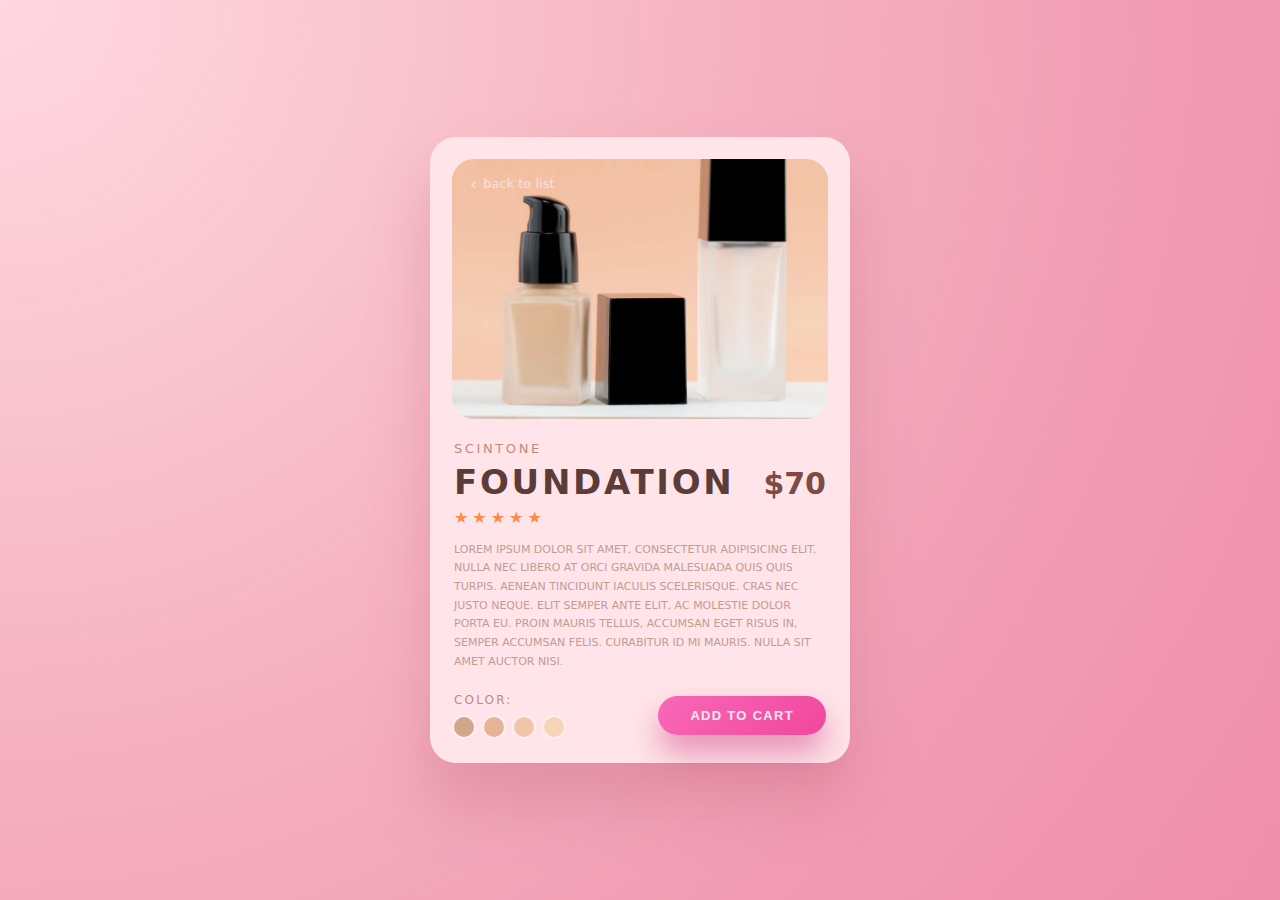
<file: 12.02.26/index.html>
<!DOCTYPE html>
<html lang="ru">
<head>
  <meta charset="UTF-8" />
  <meta name="viewport" content="width=device-width, initial-scale=1.0" />
  <title>Product Card</title>
  <link rel="stylesheet" href="style.css">
</head>
<body>
  <div class="card">
    <div class="card-header">
      <img src="1.jpeg" alt="Foundation" />
      <a href="#" class="back-link">back to list</a>
    </div>

    <div class="card-body">
      <div class="subtitle">SCINTONE</div>

      <div class="title-row">
        <div class="title">FOUNDATION</div>
        <div class="price">$70</div>
      </div>

      <div class="stars">★★★★★</div>

      <p class="description">
        LOREM IPSUM DOLOR SIT AMET, CONSECTETUR ADIPISICING ELIT. NULLA NEC LIBERO AT ORCI GRAVIDA
        MALESUADA QUIS QUIS TURPIS. AENEAN TINCIDUNT IACULIS SCELERISQUE. CRAS NEC JUSTO NEQUE. ELIT
        SEMPER ANTE ELIT, AC MOLESTIE DOLOR PORTA EU. PROIN MAURIS TELLUS, ACCUMSAN EGET RISUS IN,
        SEMPER ACCUMSAN FELIS. CURABITUR ID MI MAURIS. NULLA SIT AMET AUCTOR NISI.
      </p>

      <div class="footer-row">
        <div class="color-section">
          <div class="color-label">Color:</div>
          <div class="color-dots">
            <span class="color-dot color-1"></span>
            <span class="color-dot color-2"></span>
            <span class="color-dot color-3"></span>
            <span class="color-dot color-4"></span>
          </div>
        </div>

        <div class="btn-wrapper">
          <button class="btn">Add to cart</button>
        </div>
      </div>
    </div>
  </div>
</body>
</html>
</file>
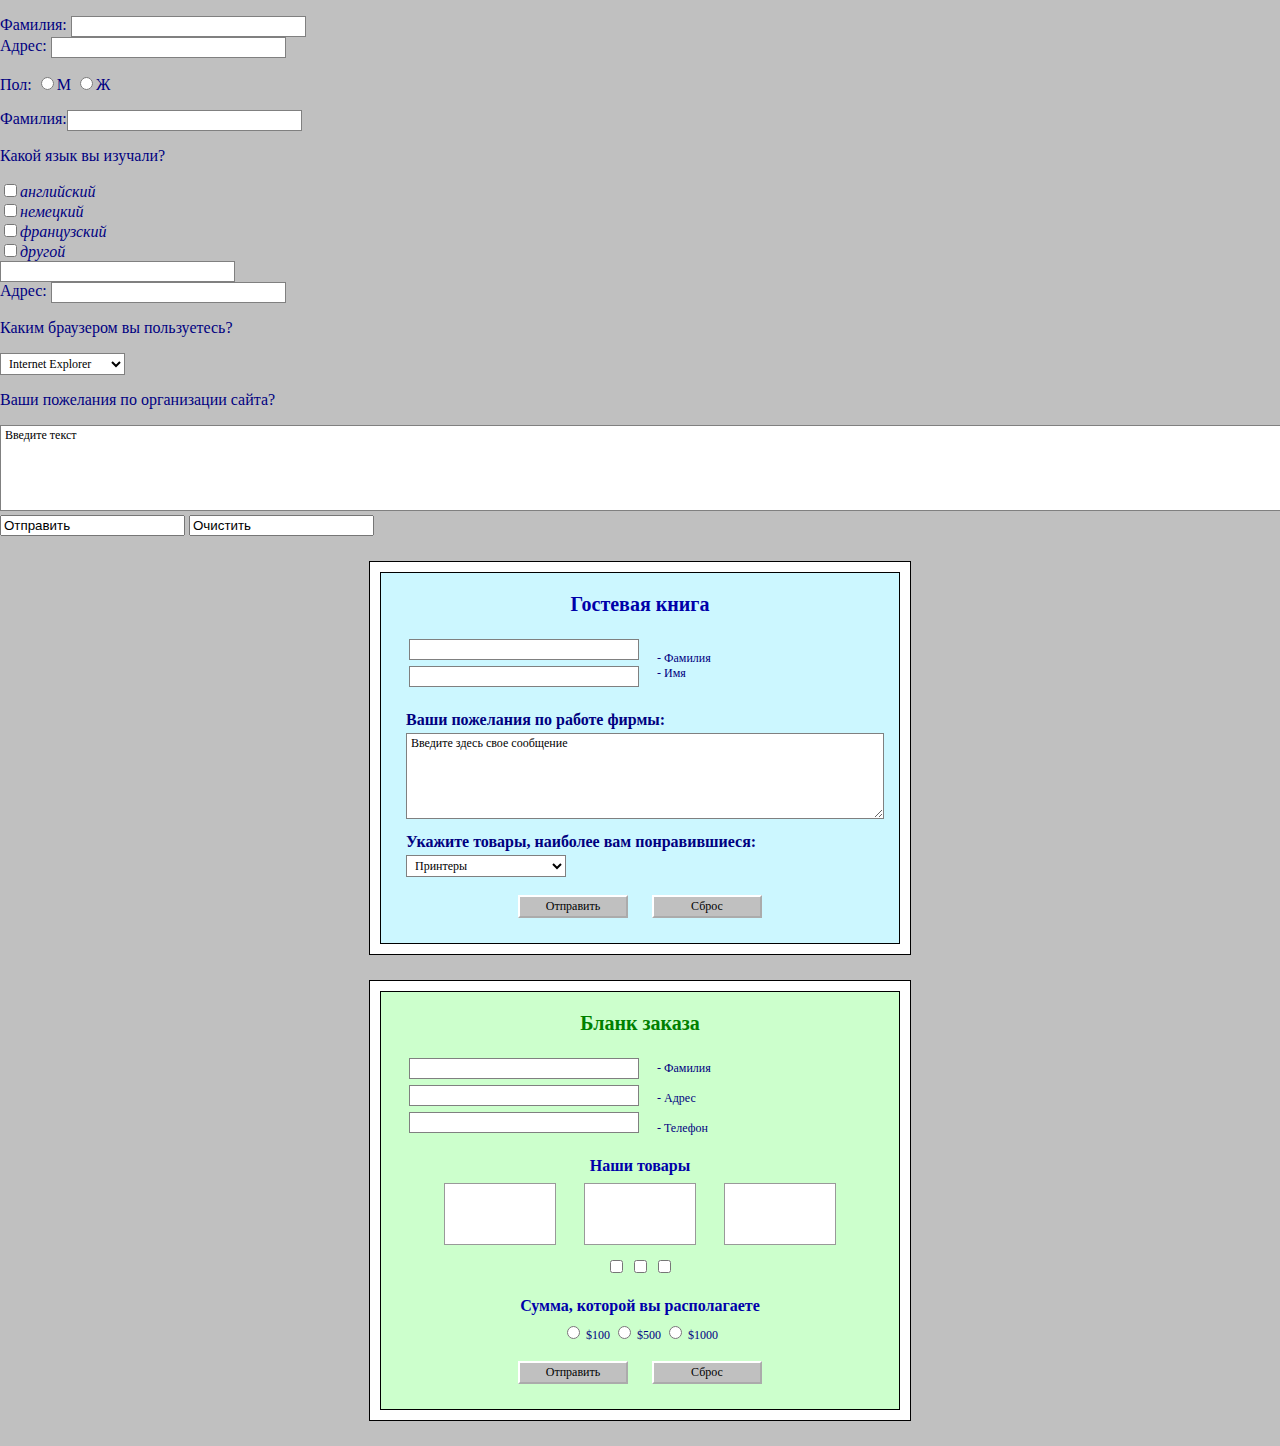
<file: 19.02.2026/index.html>
<!DOCTYPE html>
<html lang="en">
<head>
    <meta charset="UTF-8">
    <meta name="viewport" content="width=device-width, initial-scale=1.0">
    <title>Document</title>
    <link rel="stylesheet" href="style.css">
</head>
<body>
    <div class="form1">
         <FORM> 
            <P>Фамилия: <INPUT TYPE=text SIZE=30><BR> 
            Адрес: <INPUT TYPE=TEXT SIZE=30></P> 
            <P>Пол: <INPUT TYPE=RADIO>М <INPUT TYPE=RADIO>Ж</P> 
         </FORM>
    </div> 
    <div class="form2">
        <FORM> 
            <P>Фамилия:<INPUT TYPE=text SIZE=30></P> 
            <P>Какой язык вы изучали?</P> 
            <INPUT TYPE=CHECKBOX><I>английский </I><BR> 
            <INPUT TYPE=CHECKBOX><I>немецкий</I><BR> 
            <INPUT TYPE=CHECKBOX><I>французский </I><BR> 
            <INPUT TYPE=CHECKBOX><I>другой </I><BR> 
        </FORM>
    </div>
    <div class="form3">
        <FORM> 
            <INPUT TYPE=text SIZE=30><BR>Адрес: <INPUT TYPE=TEXT SIZE=30><BR> 
            <P>Каким браузером вы пользуетесь?</P> 
            <SELECT> 
            <OPTION> Internet Explorer 
            <OPTION> Netscape Navigator 
            <OPTION>Opera 
            </SELECT> 
        </FORM>
    </div>
    <div>
        <FORM> 
            <P>Ваши пожелания по организации сайта?</P> 
            <TEXTAREA>Введите текст</TEXTAREA> 
            <INPUT TYPE=”SUBMIT” VALUE="Отправить"> 
            <INPUT TYPE=”RESET” VALUE="Очистить"> 
        </FORM> 

        <div class="guestbook-wrapper">
            <div class="guestbook-inner">
                <form>
                    <div class="guestbook-title">Гостевая книга</div>

                    <div class="guestbook-top">
                        <table>
                            <tr>
                                <td>
                                    <input type="text">
                                    <input type="text">
                                </td>
                                <td class="guestbook-labels" style="padding-left: 15px;">
                                    - Фамилия<br>
                                    - Имя
                                </td>
                            </tr>
                        </table>
                    </div>

                    <div>
                        <div class="guestbook-section-title">Ваши пожелания по работе фирмы:</div>
                        <textarea class="guestbook-textarea">Введите здесь свое сообщение</textarea>
                    </div>

                    <div>
                        <div class="guestbook-section-title">Укажите товары, наиболее вам понравившиеся:</div>
                        <select class="guestbook-products-select">
                            <option>Принтеры</option>
                            <option>Сканеры</option>
                        </select>
                        <br>
                    </div>

                    <div class="guestbook-buttons">
                        <input type="submit" value="Отправить">
                        <input type="reset" value="Сброс">
                    </div>
                </form>
            </div>
        </div>

        <div class="order-form-wrapper">
            <div class="order-form-inner">
                <form>
                    <div class="order-form-title">Бланк заказа</div>

                    <div class="order-form-top">
                        <table>
                            <tr>
                                <td>
                                    <input type="text">
                                    <input type="text">
                                    <input type="text">
                                </td>
                                <td class="order-form-labels" style="padding-left: 15px;">
                                    - Фамилия<br><br>
                                    - Адрес<br><br>
                                    - Телефон
                                </td>
                            </tr>
                        </table>
                    </div>

                    <div class="order-products-title">Наши товары</div>

                    <div class="order-products-row">
                        <div class="order-product-box"></div>
                        <div class="order-product-box"></div>
                        <div class="order-product-box"></div>
                    </div>

                    <div class="order-products-checks">
                        <input type="checkbox">
                        <input type="checkbox">
                        <input type="checkbox">
                    </div>

                    <div class="order-sum-title">Сумма, которой вы располагаете</div>

                    <div class="order-sum-options">
                        <input type="radio" name="sum" value="100"> $100
                        <input type="radio" name="sum" value="500"> $500
                        <input type="radio" name="sum" value="1000"> $1000
                    </div>

                    <div class="order-buttons">
                        <input type="submit" value="Отправить">
                        <input type="reset" value="Сброс">
                    </div>
                </form>
            </div>
        </div>
    </div>
</body>
</html>
</file>
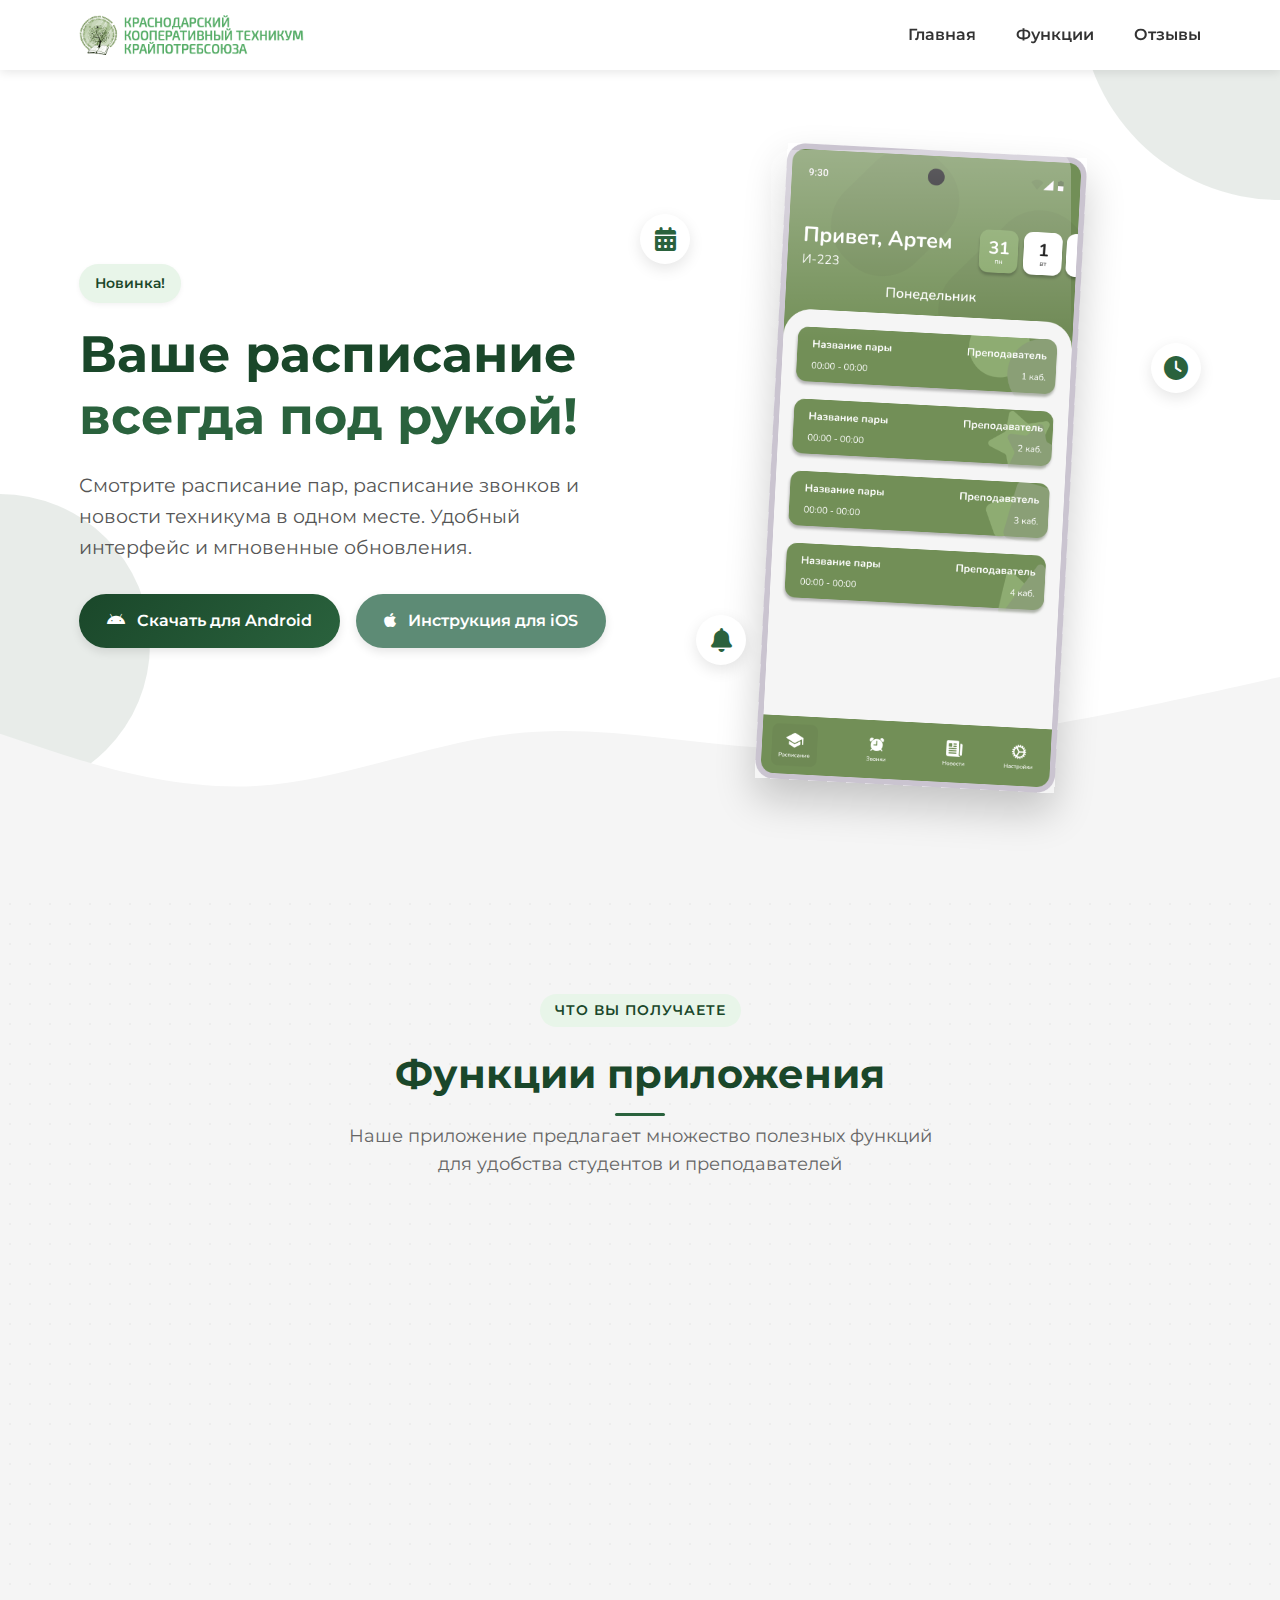
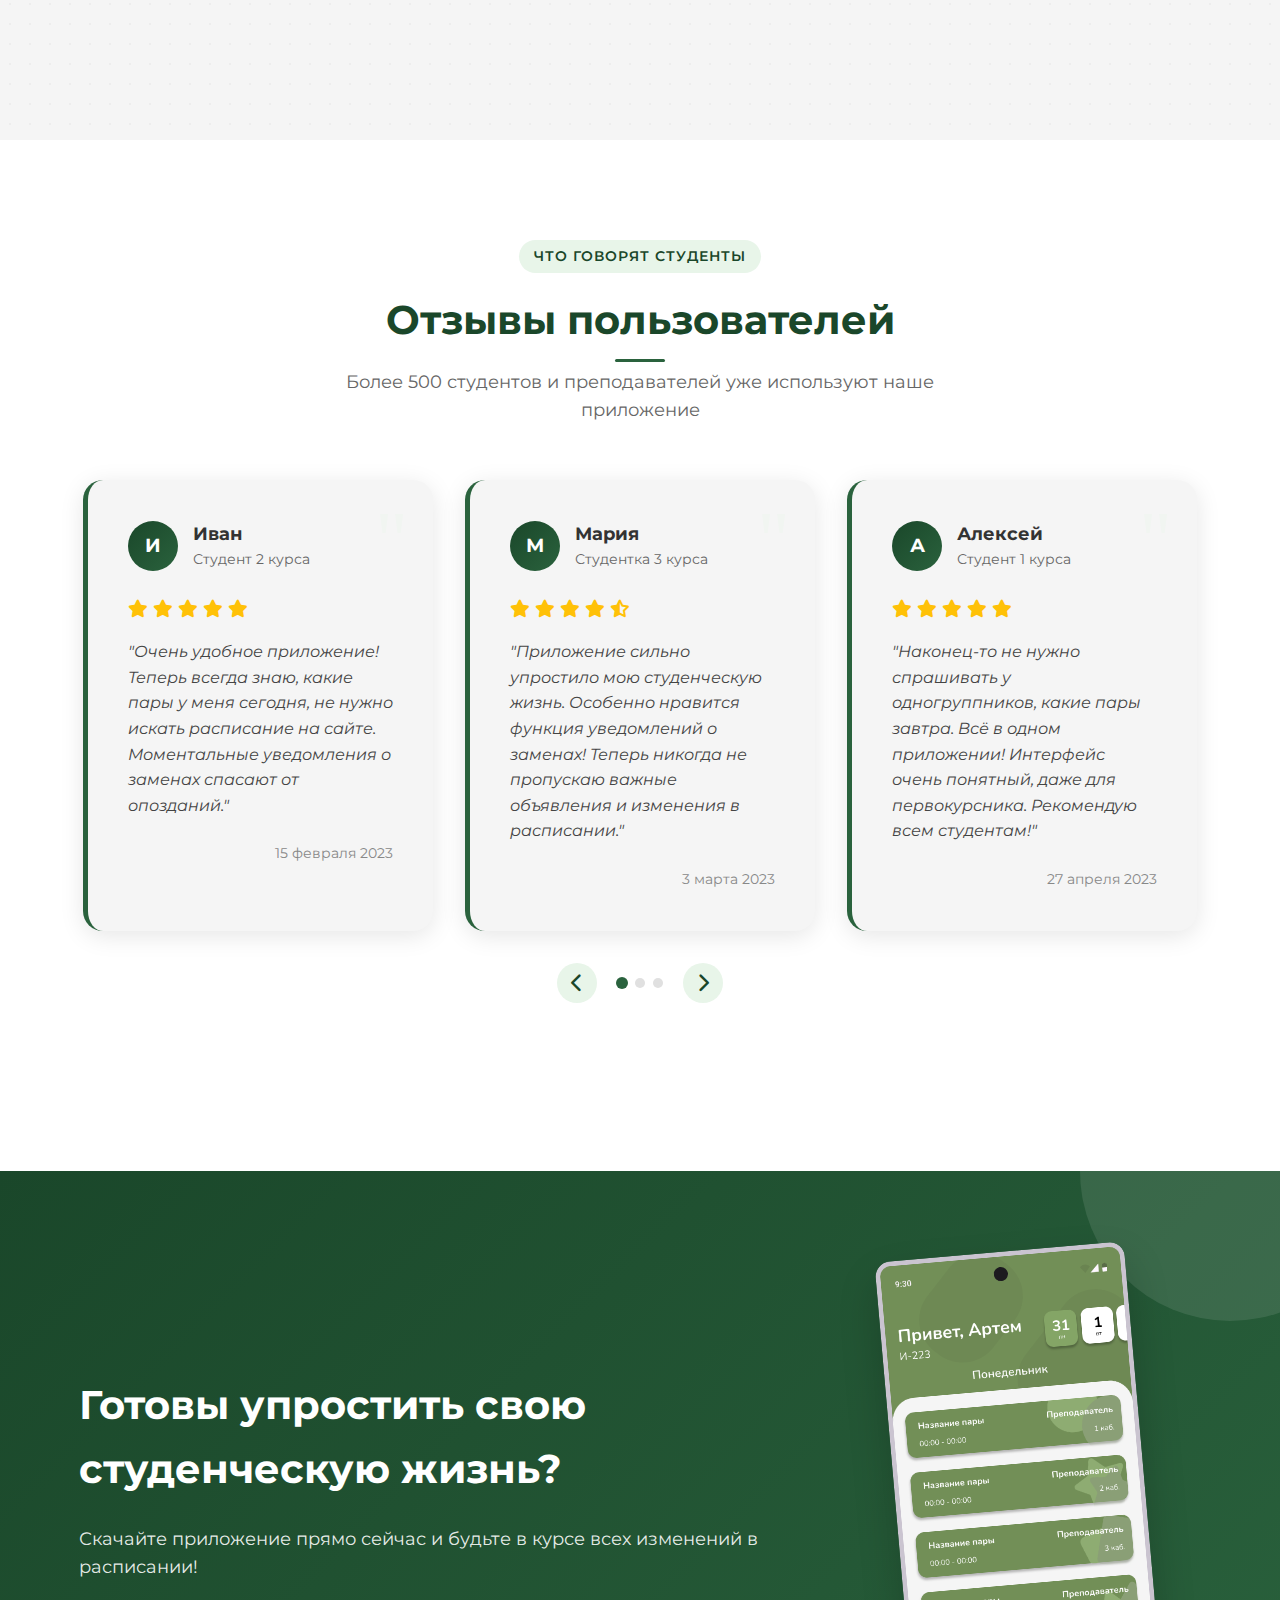
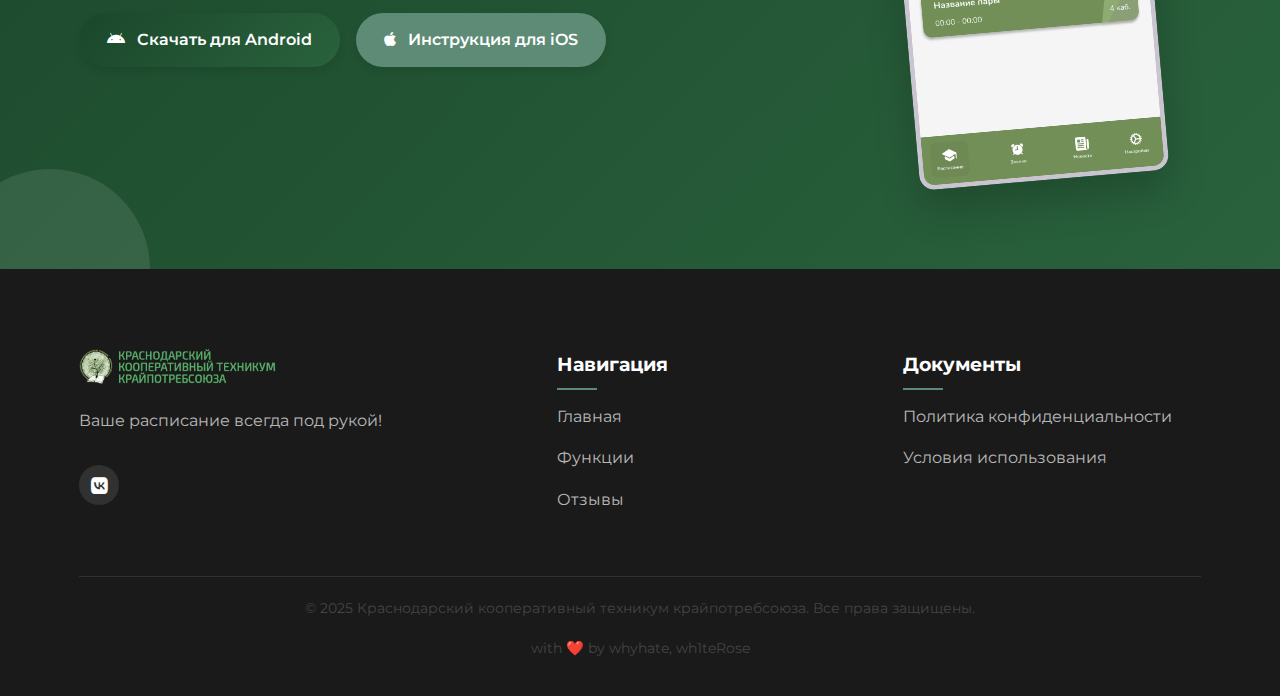
<file: курсовая/crssMDK/app/index.html>
<!DOCTYPE html>
<html lang="ru">
<head>
    <meta charset="UTF-8">
    <meta name="viewport" content="width=device-width, initial-scale=1.0, maximum-scale=5.0">
    <meta name="theme-color" content="#1a472a">
    <meta name="apple-mobile-web-app-capable" content="yes">
    <meta name="apple-mobile-web-app-status-bar-style" content="black-translucent">
    <meta name="format-detection" content="telephone=no">
    <title>Расписание Техникума - Мобильное приложение</title>
    <link rel="manifest" href="manifest.json">
    <link rel="stylesheet" href="css/styles.css">
    <link rel="stylesheet" href="https://cdnjs.cloudflare.com/ajax/libs/font-awesome/6.0.0/css/all.min.css">
    <link rel="preconnect" href="https://fonts.googleapis.com">
    <link rel="preconnect" href="https://fonts.gstatic.com" crossorigin>
    <link href="https://fonts.googleapis.com/css2?family=Montserrat:wght@400;500;600;700&display=swap" rel="stylesheet">
</head>
<body>
    <header>
        <div class="container">
            <div class="logo">
                <a href="#home">
                    <img src="images/logo.png" alt="Логотип Расписание Техникума" class="logo-img">
                </a>
            </div>
            <nav>
                <ul>
                    <li><a href="#home">Главная</a></li>
                    <li><a href="#features">Функции</a></li>
                    <li><a href="#reviews">Отзывы</a></li>
                </ul>
            </nav>
            <div class="mobile-menu-toggle">
                <i class="fas fa-bars"></i>
            </div>
        </div>
    </header>

    <section id="home" class="hero">
        <div class="shape shape-1"></div>
        <div class="shape shape-2"></div>
        <div class="container">
            <div class="hero-content">
                <div class="badge">Новинка!</div>
                <h1>Ваше расписание <span>всегда под рукой!</span></h1>
                <p>Смотрите расписание пар, расписание звонков и новости техникума в одном месте. Удобный интерфейс и мгновенные обновления.</p>
                <div class="download-buttons">
                    <a href="#" class="btn btn-primary"><i class="fab fa-android"></i> Скачать для Android</a>
                    <a href="ios-install.html" class="btn btn-secondary"><i class="fab fa-apple"></i> Инструкция для iOS</a>
                </div>
            </div>
            <div class="hero-image">
                <div class="phone-mockup">
                    <img src="images/app-screenshot.png" alt="Скриншот приложения" class="mockup">
                    <div class="mockup-reflection"></div>
                </div>
                <div class="floating-icons">
                    <div class="floating-icon icon-1"><i class="fas fa-calendar-alt"></i></div>
                    <div class="floating-icon icon-2"><i class="fas fa-clock"></i></div>
                    <div class="floating-icon icon-3"><i class="fas fa-bell"></i></div>
                </div>
            </div>
        </div>
        <div class="hero-wave">
            <svg xmlns="http://www.w3.org/2000/svg" viewBox="0 0 1440 320">
                <path fill="#f5f5f5" fill-opacity="1" d="M0,128L48,144C96,160,192,192,288,186.7C384,181,480,139,576,128C672,117,768,139,864,144C960,149,1056,139,1152,122.7C1248,107,1344,85,1392,74.7L1440,64L1440,320L1392,320C1344,320,1248,320,1152,320C1056,320,960,320,864,320C768,320,672,320,576,320C480,320,384,320,288,320C192,320,96,320,48,320L0,320Z"></path>
            </svg>
        </div>
    </section>

    <section id="features" class="features">
        <div class="container">
            <div class="section-header">
                <span class="section-subtitle">Что вы получаете</span>
                <h2>Функции приложения</h2>
                <p class="section-description">Наше приложение предлагает множество полезных функций для удобства студентов и преподавателей</p>
            </div>
            
            <div class="features-grid">
                <div class="feature-card">
                    <div class="feature-icon">
                        <i class="fas fa-calendar-alt"></i>
                    </div>
                    <h3>Расписание пар</h3>
                    <p>Актуальное расписание занятий на каждый день с возможностью просмотра на неделю вперед.</p>
                    <div class="feature-detail">
                        <ul>
                        </ul>
                    </div>
                </div>
                <div class="feature-card">
                    <div class="feature-icon">
                        <i class="fas fa-clock"></i>
                    </div>
                    <h3>Расписание звонков</h3>
                    <p>Точное время начала и окончания всех пар, включая изменения в расписании звонков.</p>
                    <div class="feature-detail">
                        <ul>
                        </ul>
                    </div>
                </div>
                <div class="feature-card">
                    <div class="feature-icon">
                        <i class="fas fa-newspaper"></i>
                    </div>
                    <h3>Новости техникума</h3>
                    <p>Все важные объявления и новости техникума всегда доступны в приложении.</p>
                    <div class="feature-detail">
                        <ul>
                        </ul>
                    </div>
                </div>
            </div>
        </div>
        <div class="feature-dots-bg"></div>
    </section>

    <section id="reviews" class="reviews">
        <div class="container">
            <div class="section-header">
                <span class="section-subtitle">Что говорят студенты</span>
                <h2>Отзывы пользователей</h2>
                <p class="section-description">Более 500 студентов и преподавателей уже используют наше приложение</p>
            </div>
            
            <div class="reviews-slider">
                <div class="review-card">
                    <div class="review-profile">
                        <div class="review-avatar">
                            <span>И</span>
                        </div>
                        <div class="review-user">
                            <div class="review-author">Иван</div>
                            <div class="review-info">Студент 2 курса</div>
                        </div>
                    </div>
                    <div class="stars">
                        <i class="fas fa-star"></i>
                        <i class="fas fa-star"></i>
                        <i class="fas fa-star"></i>
                        <i class="fas fa-star"></i>
                        <i class="fas fa-star"></i>
                    </div>
                    <p>"Очень удобное приложение! Теперь всегда знаю, какие пары у меня сегодня, не нужно искать расписание на сайте. Моментальные уведомления о заменах спасают от опозданий."</p>
                    <div class="review-date">15 февраля 2023</div>
                </div>
                <div class="review-card">
                    <div class="review-profile">
                        <div class="review-avatar">
                            <span>М</span>
                        </div>
                        <div class="review-user">
                            <div class="review-author">Мария</div>
                            <div class="review-info">Студентка 3 курса</div>
                        </div>
                    </div>
                    <div class="stars">
                        <i class="fas fa-star"></i>
                        <i class="fas fa-star"></i>
                        <i class="fas fa-star"></i>
                        <i class="fas fa-star"></i>
                        <i class="fas fa-star-half-alt"></i>
                    </div>
                    <p>"Приложение сильно упростило мою студенческую жизнь. Особенно нравится функция уведомлений о заменах! Теперь никогда не пропускаю важные объявления и изменения в расписании."</p>
                    <div class="review-date">3 марта 2023</div>
                </div>
                <div class="review-card">
                    <div class="review-profile">
                        <div class="review-avatar">
                            <span>А</span>
                        </div>
                        <div class="review-user">
                            <div class="review-author">Алексей</div>
                            <div class="review-info">Студент 1 курса</div>
                        </div>
                    </div>
                    <div class="stars">
                        <i class="fas fa-star"></i>
                        <i class="fas fa-star"></i>
                        <i class="fas fa-star"></i>
                        <i class="fas fa-star"></i>
                        <i class="fas fa-star"></i>
                    </div>
                    <p>"Наконец-то не нужно спрашивать у одногруппников, какие пары завтра. Всё в одном приложении! Интерфейс очень понятный, даже для первокурсника. Рекомендую всем студентам!"</p>
                    <div class="review-date">27 апреля 2023</div>
                </div>
            </div>
            
            <div class="reviews-nav">
                <button class="nav-btn prev-btn"><i class="fas fa-chevron-left"></i></button>
                <div class="nav-dots">
                    <span class="nav-dot active"></span>
                    <span class="nav-dot"></span>
                    <span class="nav-dot"></span>
                </div>
                <button class="nav-btn next-btn"><i class="fas fa-chevron-right"></i></button>
            </div>
        </div>
    </section>

    <section class="cta">
        <div class="container">
            <div class="cta-content">
                <h2>Готовы упростить свою студенческую жизнь?</h2>
                <p>Скачайте приложение прямо сейчас и будьте в курсе всех изменений в расписании!</p>
                <div class="cta-buttons">
                    <a href="#" class="btn btn-primary"><i class="fab fa-android"></i> Скачать для Android</a>
                    <a href="ios-install.html" class="btn btn-secondary"><i class="fab fa-apple"></i> Инструкция для iOS</a>
                </div>
            </div>
            <div class="cta-image">
                <img src="images/app-screenshot.png" alt="Скриншот приложения" class="mockup-small">
            </div>
        </div>
    </section>

    <footer>
        <div class="container">
            <div class="footer-content">
                <div class="footer-logo">
                    <a href="#home">
                        <img src="images/logo.png" alt="Логотип Расписание Техникума" class="footer-logo-img">
                    </a>
                    <p>Ваше расписание всегда под рукой!</p>
                    <div class="social-links">
                        <a href="https://vk.com/public21871119"><i class="fab fa-vk"></i></a>
                    </div>
                </div>
                <div class="footer-links">
                    <div class="footer-nav">
                        <h3>Навигация</h3>
                        <ul>
                            <li><a href="#home">Главная</a></li>
                            <li><a href="#features">Функции</a></li>
                            <li><a href="#reviews">Отзывы</a></li>
                        </ul>
                    </div>
                    <div class="footer-legal">
                        <h3>Документы</h3>
                        <ul>
                            <li><a href="#">Политика конфиденциальности</a></li>
                            <li><a href="#">Условия использования</a></li>
                        </ul>
                    </div>
                </div>
            </div>
            <div class="copyright">
                <p>&copy; 2025 Краснодарский кооперативный техникум крайпотребсоюза. Все права защищены.</p>
                <p>with ❤️ by whyhate, wh1teRose</p>
            </div>
        </div>
    </footer>

    <script src="js/main.js"></script>
</body>
</html>
</file>
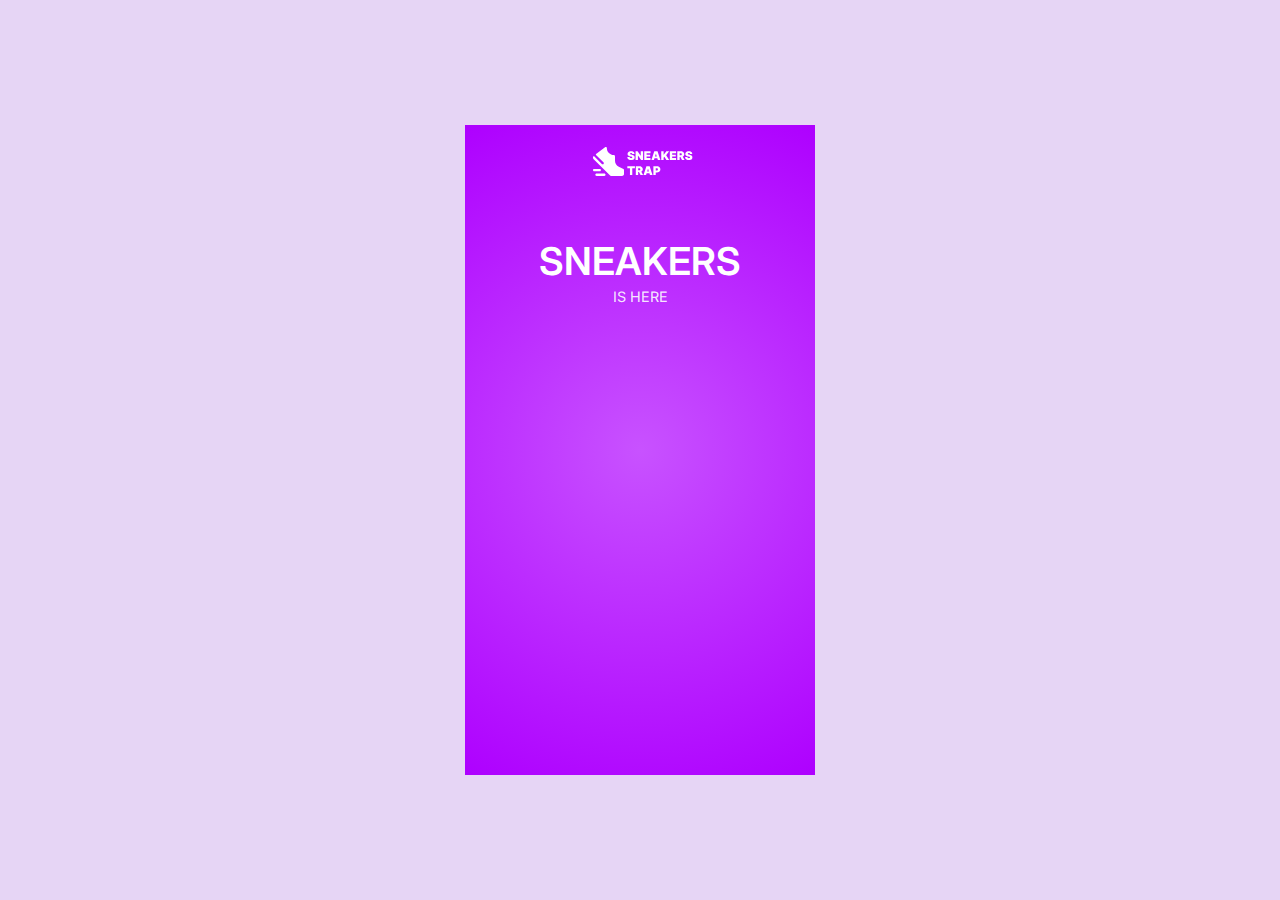
<file: курсовая/crssMDK/sneaker/index.html>
<!DOCTYPE html>
<html lang="en">
<head>
    <meta charset="UTF-8">
    <meta name="viewport" content="width=device-width, initial-scale=1.0">
    <link rel="preconnect" href="https://fonts.googleapis.com">
<link rel="preconnect" href="https://fonts.gstatic.com" crossorigin>
<link href="https://fonts.googleapis.com/css2?family=Inter:wght@400;600&display=swap" rel="stylesheet">
<link rel="stylesheet" href="style.css">
    <title>lol</title>
</head>
<body>
    <div class="main">
        <div class="header">
            <img src="logo.svg" alt="Logo" class="logo"><br><br>
            <p class="text-big">SNEAKERS</p>
            <p class="text-small">IS HERE</p>
        </div>
    </div>
</body>
</html>
</file>
<file: 12.02.26/style.css>
* {
    box-sizing: border-box;
    margin: 0;
    padding: 0;
  }

  body {
    min-height: 100vh;
    display: flex;
    align-items: center;
    justify-content: center;
    background: radial-gradient(circle at top left, #ffd8e2 0%, #f9c6cf 25%, #f6b3c1 45%, #f3a8bb 60%, #f19bb4 75%, #ef8ead 100%);
    font-family: system-ui, -apple-system, BlinkMacSystemFont, "Segoe UI", sans-serif;
  }

  .card {
    width: 420px;
    background: #ffe5e9;
    border-radius: 26px;
    padding: 22px 22px 26px;
    box-shadow: 0 40px 60px rgba(195, 104, 122, 0.35);
    color: #5c3c38;
  }

  .card-header {
    position: relative;
    border-radius: 22px;
    overflow: hidden;
    margin-bottom: 22px;
  }

  .card-header img {
    display: block;
    width: 100%;
    height: 260px;
    object-fit: cover;
  }

  .back-link {
    position: absolute;
    top: 16px;
    left: 18px;
    font-size: 13px;
    color: #f9e1e4;
    text-decoration: none;
    display: inline-flex;
    align-items: center;
    gap: 6px;
    text-transform: lowercase;
  }

  .back-link::before {
    content: "‹";
    font-size: 18px;
    line-height: 1;
  }

  .back-link:hover {
    opacity: 0.85;
  }

  .card-body {
    padding: 0 2px;
  }

  .subtitle {
    font-size: 13px;
    letter-spacing: 0.2em;
    text-transform: uppercase;
    color: #c08a7b;
    margin-bottom: 6px;
  }

  .title-row {
    display: flex;
    align-items: baseline;
    justify-content: space-between;
    margin-bottom: 6px;
  }

  .title {
    font-size: 34px;
    letter-spacing: 0.08em;
    text-transform: uppercase;
    color: #5c3c38;
    font-weight: 800;
  }

  .price {
    font-size: 30px;
    font-weight: 700;
    color: #7d4b43;
  }

  .stars {
    margin-bottom: 14px;
    color: #ff8a47;
    font-size: 16px;
    letter-spacing: 4px;
  }

  .description {
    font-size: 11px;
    line-height: 1.7;
    color: #c29b95;
    margin-bottom: 22px;
    text-transform: uppercase;
  }

  .footer-row {
    display: flex;
    align-items: center;
    justify-content: space-between;
    gap: 16px;
  }

  .color-label {
    font-size: 12px;
    letter-spacing: 0.18em;
    text-transform: uppercase;
    color: #c08a7b;
    margin-bottom: 10px;
  }

  .color-section {
    flex: 1;
  }

  .color-dots {
    display: flex;
    gap: 10px;
  }

  .color-dot {
    width: 20px;
    height: 20px;
    border-radius: 50%;
    box-shadow: 0 0 0 2px rgba(255, 255, 255, 0.35);
  }

  .color-1 { background: #d2a689; }
  .color-2 { background: #e5b395; }
  .color-3 { background: #f1c6a8; }
  .color-4 { background: #f7d6b7; }

  .btn-wrapper {
    flex-shrink: 0;
  }

  .btn {
    padding: 12px 32px;
    border-radius: 999px;
    border: none;
    cursor: pointer;
    font-size: 13px;
    font-weight: 600;
    letter-spacing: 0.1em;
    text-transform: uppercase;
    color: #ffe7ef;
    background: linear-gradient(135deg, #f968b7, #f0479d);
    box-shadow: 0 18px 30px rgba(206, 63, 132, 0.5);
    transition: transform 0.1s ease, box-shadow 0.1s ease, filter 0.1s ease;
  }

  .btn:hover {
    transform: translateY(-1px);
    filter: brightness(1.05);
    box-shadow: 0 22px 38px rgba(206, 63, 132, 0.6);
  }

  .btn:active {
    transform: translateY(1px);
    box-shadow: 0 12px 22px rgba(206, 63, 132, 0.45);
  }
</file>
<file: 19.02.2026/style.css>
body {
    margin: 0;
    padding: 0;
    font-family: "Times New Roman", serif;
    background-color: #c0c0c0;
    color: #000080;
}

h1, h2 {
    text-align: center;
    font-weight: normal;
    margin-top: 20px;
    margin-bottom: 10px;
}

.page-wrapper {
    width: 760px;
    margin: 0 auto;
    padding: 10px 0 30px;
}

.form-block {
    width: 420px;
    margin: 15px auto;
    padding: 10px 15px;
    border: 2px ridge #808080;
    background-color: #f0f0f0;
}

.form-block p {
    margin: 6px 0;
}

input[type="text"],
textarea,
select {
    border: 1px solid #808080;
    padding: 2px 4px;
    font-family: inherit;
    font-size: 12px;
    background-color: #ffffff;
}

textarea {
    width: 100%;
    height: 80px;
}

input[type="submit"],
input[type="reset"] {
    font-family: inherit;
    font-size: 12px;
    padding: 2px 10px;
    margin-top: 6px;
    margin-right: 6px;
    background-color: #c0c0c0;
    border: 2px outset #ffffff;
    cursor: pointer;
}

.form-title {
    font-weight: bold;
    text-align: center;
    margin-bottom: 8px;
}

.form-row-inline label {
    display: inline-block;
    width: 80px;
}

.languages-list {
    margin-left: 10px;
}


.guestbook-wrapper {
    width: 520px;
    margin: 25px auto;
    border: 1px solid #000000;
    background-color: #ffffff;
    padding: 10px;
}

.guestbook-inner {
    border: 1px solid #000000;
    background-color: #ccf7ff;
    padding: 20px 25px 25px;
}

.guestbook-title {
    text-align: center;
    font-size: 20px;
    color: #0000aa;
    font-weight: bold;
    margin-bottom: 20px;
}

.guestbook-labels {
    font-size: 12px;
}

.guestbook-top {
    margin-bottom: 15px;
}

.guestbook-top input[type="text"] {
    display: block;
    width: 220px;
    margin-bottom: 6px;
}

.guestbook-textarea {
    width: 100%;
    height: 80px;
}

.guestbook-section-title {
    font-weight: bold;
    margin: 10px 0 4px;
}

.guestbook-products-select {
    width: 160px;
}

.guestbook-products-list {
    width: 160px;
    height: 70px;
    margin-top: 4px;
}

.guestbook-buttons {
    margin-top: 18px;
    text-align: center;
}

.guestbook-buttons input[type="submit"],
.guestbook-buttons input[type="reset"] {
    width: 110px;
    margin: 0 10px;
}

/* Бланк заказа */
.order-form-wrapper {
    width: 520px;
    margin: 25px auto;
    border: 1px solid #000000;
    background-color: #ffffff;
    padding: 10px;
}

.order-form-inner {
    border: 1px solid #000000;
    background-color: #ccffcc;
    padding: 20px 25px 25px;
}

.order-form-title {
    text-align: center;
    font-size: 20px;
    color: #008000;
    font-weight: bold;
    margin-bottom: 20px;
}

.order-form-top input[type="text"] {
    display: block;
    width: 220px;
    margin-bottom: 6px;
}

.order-form-labels {
    font-size: 12px;
}

.order-products-title {
    text-align: center;
    font-weight: bold;
    color: #0000aa;
    margin: 15px 0 8px;
}

.order-products-row {
    text-align: center;
    margin-bottom: 8px;
}

.order-product-box {
    display: inline-block;
    width: 110px;
    height: 60px;
    margin: 0 12px;
    background-color: #ffffff;
    border: 1px solid #999999;
}

.order-products-checks {
    text-align: center;
    margin-bottom: 20px;
}

.order-sum-title {
    text-align: center;
    font-weight: bold;
    color: #0000aa;
    margin: 10px 0 8px;
}

.order-sum-options {
    text-align: center;
    font-size: 12px;
}

.order-buttons {
    margin-top: 18px;
    text-align: center;
}

.order-buttons input[type="submit"],
.order-buttons input[type="reset"] {
    width: 110px;
    margin: 0 10px;
}
</file>
<file: курсовая/crssMDK/app/css/styles.css>
/* Global Styles */
:root {
    --dark-green: #1a472a;
    --medium-green: #2a623d;
    --light-green: #5d8b75;
    --accent-green: #8db38b;
    --very-light-green: #e8f5e9;
    --light-gray: #f5f5f5;
    --medium-gray: #e0e0e0;
    --dark-gray: #333;
    --white: #ffffff;
    --shadow: rgba(0, 0, 0, 0.1);
    --shadow-strong: rgba(0, 0, 0, 0.15);
    --gradient-green: linear-gradient(135deg, var(--dark-green), var(--medium-green));
}

* {
    margin: 0;
    padding: 0;
    box-sizing: border-box;
}

html {
    scroll-behavior: smooth;
    -webkit-text-size-adjust: 100%;
    text-size-adjust: 100%;
}

body {
    font-family: 'Montserrat', 'Roboto', 'Arial', sans-serif;
    line-height: 1.6;
    color: var(--dark-gray);
    background-color: var(--white);
    overflow-x: hidden;
    position: relative;
    min-height: 100vh;
    -webkit-font-smoothing: antialiased;
    -moz-osx-font-smoothing: grayscale;
    text-rendering: optimizeLegibility;
}

img {
    max-width: 100%;
    height: auto;
}

.container {
    width: 90%;
    max-width: 1200px;
    margin: 0 auto;
    padding: 0 15px;
    position: relative;
    z-index: 1;
}

h1, h2, h3, h4 {
    font-weight: 700;
    margin-bottom: 1rem;
    color: var(--dark-green);
}

p {
    margin-bottom: 1rem;
    color: #444;
}

a {
    text-decoration: none;
    color: var(--medium-green);
    transition: all 0.3s ease;
}

a:hover {
    color: var(--light-green);
}

section {
    padding: 100px 0;
    position: relative;
}

/* Top Accent Bar - not used anymore
.top-accent {
    height: 5px;
    background: var(--gradient-green);
    position: fixed;
    top: 0;
    left: 0;
    width: 100%;
    z-index: 2000;
}
*/

/* Section Headers */
.section-header {
    text-align: center;
    margin-bottom: 3.5rem;
    position: relative;
}

.section-subtitle {
    display: block;
    background-color: var(--very-light-green);
    color: var(--dark-green);
    padding: 5px 15px;
    border-radius: 20px;
    font-size: 0.9rem;
    font-weight: 600;
    margin-bottom: 15px;
    text-transform: uppercase;
    letter-spacing: 1px;
    width: fit-content;
    margin-left: auto;
    margin-right: auto;
}

.section-header h2 {
    font-size: 2.5rem;
    margin-bottom: 1rem;
    position: relative;
    display: inline-block;
}

.section-header h2::after {
    content: '';
    position: absolute;
    bottom: -10px;
    left: 50%;
    transform: translateX(-50%);
    width: 50px;
    height: 3px;
    background-color: var(--medium-green);
    border-radius: 2px;
}

.section-description {
    max-width: 600px;
    margin: 0 auto;
    font-size: 1.1rem;
    color: #666;
}

/* Button Styles */
.btn {
    display: inline-block;
    padding: 14px 28px;
    border-radius: 50px;
    font-weight: 600;
    text-align: center;
    cursor: pointer;
    transition: all 0.3s ease;
    border: none;
    box-shadow: 0 4px 10px rgba(0, 0, 0, 0.1);
}

.btn i {
    margin-right: 8px;
}

.btn-primary {
    background: var(--gradient-green);
    color: var(--white);
}

.btn-primary:hover {
    background: linear-gradient(135deg, #0f3319, var(--dark-green));
    transform: translateY(-3px);
    box-shadow: 0 6px 15px rgba(0, 0, 0, 0.15);
}

.btn-secondary {
    background-color: var(--light-green);
    color: var(--white);
}

.btn-secondary:hover {
    background-color: var(--medium-green);
    transform: translateY(-3px);
    box-shadow: 0 6px 15px rgba(0, 0, 0, 0.15);
}

/* Header Styles */
header {
    background-color: var(--white);
    box-shadow: 0 2px 10px var(--shadow);
    position: fixed;
    width: 100%;
    top: 0; /* Удаляю отступ, так как нет top-accent */
    z-index: 1000;
    padding: 15px 0;
    transition: all 0.3s ease;
}

header.scrolled {
    padding: 10px 0;
    background-color: rgba(255, 255, 255, 0.95);
    backdrop-filter: blur(5px);
}

header .container {
    display: flex;
    justify-content: space-between;
    align-items: center;
}

/* Logo styles */
.logo-img {
    height: 40px;
    margin-right: 10px;
}

.logo a {
    display: flex;
    text-decoration: none;
}

.footer-logo-img {
    height: 35px;
    margin-bottom: 1rem;
}

.logo {
    display: flex;
    align-items: center;
}

.logo h1 {
    font-size: 1.8rem;
    margin-bottom: 0;
    font-weight: 700;
}

.logo span {
    color: var(--light-green);
    font-weight: 400;
}

.footer-logo a {
    display: inline-block;
    text-decoration: none;
}

/* Navigation styles */
nav ul {
    display: flex;
    list-style: none;
}

nav ul li {
    margin-left: 2.5rem;
}

nav ul li a {
    font-weight: 600;
    color: var(--dark-gray);
    position: relative;
}

nav ul li a::after {
    content: '';
    position: absolute;
    bottom: -5px;
    left: 0;
    width: 0;
    height: 2px;
    background-color: var(--medium-green);
    transition: width 0.3s ease;
}

nav ul li a:hover {
    color: var(--medium-green);
}

nav ul li a:hover::after {
    width: 100%;
}

.mobile-menu-toggle {
    display: none;
    font-size: 1.5rem;
    color: var(--dark-green);
    cursor: pointer;
}

/* Hero Section */
.hero {
    padding-top: 150px;
    background-color: var(--white);
    position: relative;
    overflow: hidden;
}

.shape {
    position: absolute;
    border-radius: 50%;
    opacity: 0.1;
    background-color: var(--dark-green);
}

.shape-1 {
    width: 400px;
    height: 400px;
    top: -200px;
    right: -200px;
}

.shape-2 {
    width: 300px;
    height: 300px;
    bottom: 100px;
    left: -150px;
}

.hero .container {
    display: flex;
    align-items: center;
    justify-content: space-between;
    position: relative;
    z-index: 1;
}

.hero-content {
    flex: 1;
    max-width: 600px;
}

.badge {
    display: inline-block;
    background-color: var(--very-light-green);
    color: var(--dark-green);
    padding: 8px 16px;
    border-radius: 20px;
    font-size: 0.9rem;
    font-weight: 600;
    margin-bottom: 20px;
    box-shadow: 0 2px 5px rgba(0, 0, 0, 0.05);
}

.hero-content h1 {
    font-size: 3.2rem;
    margin-bottom: 1.5rem;
    line-height: 1.2;
}

.hero-content h1 span {
    color: var(--medium-green);
    display: block;
}

.hero-content p {
    font-size: 1.2rem;
    margin-bottom: 2rem;
    color: #555;
    max-width: 500px;
}

.download-buttons {
    display: flex;
    gap: 1rem;
    margin-bottom: 2rem;
}

.app-stats {
    display: flex;
    gap: 2rem;
}

.stat-item {
    display: flex;
    flex-direction: column;
}

.stat-number {
    font-size: 2rem;
    font-weight: 700;
    color: var(--dark-green);
}

.stat-text {
    font-size: 0.9rem;
    color: #777;
}

.hero-image {
    flex: 1;
    text-align: center;
    position: relative;
}

.phone-mockup {
    position: relative;
    max-width: 300px;
    margin: 0 auto;
}

.mockup {
    max-width: 100%;
    height: auto;
    border-radius: 0px;
    box-shadow: 0 20px 40px rgba(0, 0, 0, 0.2);
    transform: rotate(3deg);
}

.mockup-reflection {
    position: absolute;
    top: 0;
    left: 0;
    right: 0;
    height: 30%;
    background: linear-gradient(to bottom, rgba(255, 255, 255, 0.3), transparent);
    border-top-left-radius: 20px;
    border-top-right-radius: 20px;
    pointer-events: none;
}

.floating-icons {
    position: absolute;
    width: 100%;
    height: 100%;
    top: 0;
    left: 0;
}

.floating-icon {
    position: absolute;
    display: flex;
    align-items: center;
    justify-content: center;
    width: 50px;
    height: 50px;
    border-radius: 50%;
    background-color: var(--white);
    box-shadow: 0 5px 15px rgba(0, 0, 0, 0.1);
    animation: float 3s ease-in-out infinite;
}

.floating-icon i {
    font-size: 1.5rem;
    color: var(--medium-green);
}

.icon-1 {
    top: 10%;
    left: 0;
    animation-delay: 0s;
}

.icon-2 {
    top: 30%;
    right: 0;
    animation-delay: 0.5s;
}

.icon-3 {
    bottom: 20%;
    left: 10%;
    animation-delay: 1s;
}

@keyframes float {
    0% {
        transform: translateY(0);
    }
    50% {
        transform: translateY(-15px);
    }
    100% {
        transform: translateY(0);
    }
}

.hero-wave {
    position: absolute;
    bottom: -10px;
    left: 0;
    width: 100%;
    line-height: 0;
    overflow: hidden;
}

.hero-wave svg {
    width: 100%;
    height: auto;
    display: block;
}

/* Features Section */
.features {
    background-color: var(--light-gray);
    text-align: center;
    position: relative;
    z-index: 1;
}

.feature-dots-bg {
    position: absolute;
    top: 0;
    left: 0;
    width: 100%;
    height: 100%;
    background-image: radial-gradient(var(--medium-gray) 1px, transparent 1px);
    background-size: 20px 20px;
    opacity: 0.4;
    z-index: -1;
}

.features-grid {
    display: grid;
    grid-template-columns: repeat(auto-fit, minmax(300px, 1fr));
    gap: 2rem;
    margin-bottom: 3rem;
}

.feature-card {
    background-color: var(--white);
    padding: 2.5rem 2rem;
    border-radius: 15px;
    box-shadow: 0 5px 25px var(--shadow);
    transition: transform 0.3s ease, box-shadow 0.3s ease;
    text-align: left;
    position: relative;
    overflow: hidden;
    z-index: 1;
    border-top: 5px solid var(--light-green);
}

.feature-card::before {
    content: '';
    position: absolute;
    top: 0;
    left: 0;
    width: 100%;
    height: 100%;
    background: linear-gradient(to bottom right, var(--very-light-green), transparent);
    opacity: 0;
    z-index: -1;
    transition: opacity 0.3s ease;
}

.feature-card:hover {
    transform: translateY(-15px);
    box-shadow: 0 15px 35px var(--shadow-strong);
}

.feature-card:hover::before {
    opacity: 1;
}

.feature-icon {
    background: var(--gradient-green);
    color: var(--white);
    width: 70px;
    height: 70px;
    border-radius: 50%;
    display: flex;
    align-items: center;
    justify-content: center;
    margin-bottom: 1.5rem;
    box-shadow: 0 5px 15px rgba(42, 98, 61, 0.3);
    position: relative;
}

.feature-icon::after {
    content: '';
    position: absolute;
    width: 80px;
    height: 80px;
    border-radius: 50%;
    border: 2px dashed var(--light-green);
    top: 50%;
    left: 50%;
    transform: translate(-50%, -50%);
    animation: rotate 20s linear infinite;
}

@keyframes rotate {
    0% {
        transform: translate(-50%, -50%) rotate(0deg);
    }
    100% {
        transform: translate(-50%, -50%) rotate(360deg);
    }
}

.feature-icon i {
    font-size: 1.8rem;
}

.feature-card h3 {
    margin-bottom: 1rem;
    font-size: 1.4rem;
}

.feature-card p {
    margin-bottom: 1.5rem;
    color: #666;
}

.feature-detail ul {
    list-style: none;
}

.feature-detail li {
    padding: 8px 0;
    display: flex;
    align-items: center;
    color: #555;
}

.feature-detail li i {
    color: var(--medium-green);
    margin-right: 10px;
}

.extra-features {
    display: flex;
    justify-content: center;
    gap: 2rem;
    flex-wrap: wrap;
    margin-top: 2rem;
}

.extra-feature-item {
    display: flex;
    align-items: center;
    background-color: var(--white);
    padding: 12px 20px;
    border-radius: 50px;
    box-shadow: 0 5px 15px var(--shadow);
    transition: transform 0.3s ease;
}

.extra-feature-item:hover {
    transform: translateY(-5px);
}

.ef-icon {
    width: 35px;
    height: 35px;
    background-color: var(--very-light-green);
    color: var(--dark-green);
    border-radius: 50%;
    display: flex;
    align-items: center;
    justify-content: center;
    margin-right: 12px;
}

.ef-text {
    font-weight: 600;
}

/* Reviews Section */
.reviews {
    background-color: var(--white);
    text-align: center;
    padding-bottom: 120px;
}

.reviews-slider {
    display: flex;
    gap: 2rem;
    flex-wrap: wrap;
    justify-content: center;
    margin-bottom: 2rem;
}

.review-card {
    background-color: var(--light-gray);
    padding: 2.5rem;
    border-radius: 20px;
    max-width: 350px;
    text-align: left;
    box-shadow: 0 5px 25px var(--shadow);
    transition: transform 0.3s ease;
    position: relative;
    border-left: 5px solid var(--medium-green);
}

.review-card:hover {
    transform: translateY(-10px);
}

.review-profile {
    display: flex;
    align-items: center;
    margin-bottom: 1.5rem;
}

.review-avatar {
    width: 50px;
    height: 50px;
    border-radius: 50%;
    background: var(--gradient-green);
    color: var(--white);
    display: flex;
    align-items: center;
    justify-content: center;
    font-weight: 700;
    font-size: 1.2rem;
    margin-right: 15px;
}

.review-author {
    font-weight: 700;
    color: var(--dark-gray);
    font-size: 1.1rem;
}

.review-info {
    color: #666;
    font-size: 0.9rem;
}

.stars {
    color: #ffc107;
    margin-bottom: 1rem;
    font-size: 1.1rem;
}

.review-card p {
    color: #444;
    font-style: italic;
    margin-bottom: 1.5rem;
    line-height: 1.6;
}

.review-date {
    color: #888;
    font-size: 0.9rem;
    text-align: right;
}

.review-card::before {
    content: '"';
    position: absolute;
    top: 20px;
    right: 25px;
    font-size: 5rem;
    color: var(--very-light-green);
    font-family: serif;
    line-height: 1;
    opacity: 0.3;
}

.reviews-nav {
    display: flex;
    align-items: center;
    justify-content: center;
    margin-bottom: 3rem;
}

.nav-btn {
    background: none;
    border: none;
    font-size: 1.2rem;
    color: var(--dark-green);
    cursor: pointer;
    transition: transform 0.3s ease;
    width: 40px;
    height: 40px;
    display: flex;
    align-items: center;
    justify-content: center;
    background-color: var(--very-light-green);
    border-radius: 50%;
}

.nav-btn:hover {
    transform: scale(1.1);
}

.nav-dots {
    display: flex;
    gap: 8px;
    margin: 0 20px;
}

.nav-dot {
    width: 10px;
    height: 10px;
    border-radius: 50%;
    background-color: var(--medium-gray);
    cursor: pointer;
    transition: all 0.3s ease;
}

.nav-dot.active {
    background-color: var(--medium-green);
    transform: scale(1.2);
}

.app-ratings {
    margin-top: 2rem;
    display: flex;
    justify-content: center;
}

.rating-badge {
    display: flex;
    flex-direction: column;
    align-items: center;
    background-color: var(--white);
    padding: 20px 40px;
    border-radius: 15px;
    box-shadow: 0 5px 25px var(--shadow);
}

.rating-score {
    font-size: 3rem;
    font-weight: 700;
    color: var(--dark-green);
    margin-bottom: 5px;
}

.rating-stars {
    color: #ffc107;
    font-size: 1.2rem;
    margin-bottom: 10px;
}

.rating-count {
    font-size: 0.9rem;
    color: #666;
}

/* CTA Section */
.cta {
    background: var(--gradient-green);
    color: var(--white);
    padding: 80px 0;
    position: relative;
    overflow: hidden;
}

.cta::before {
    content: '';
    position: absolute;
    width: 300px;
    height: 300px;
    background-color: rgba(255, 255, 255, 0.1);
    border-radius: 50%;
    top: -150px;
    right: -100px;
}

.cta::after {
    content: '';
    position: absolute;
    width: 200px;
    height: 200px;
    background-color: rgba(255, 255, 255, 0.1);
    border-radius: 50%;
    bottom: -100px;
    left: -50px;
}

.cta .container {
    display: flex;
    align-items: center;
    gap: 3rem;
}

.cta-content {
    flex: 2;
}

.cta h2 {
    color: var(--white);
    font-size: 2.5rem;
    margin-bottom: 1.5rem;
}

.cta p {
    color: rgba(255, 255, 255, 0.9);
    margin-bottom: 2rem;
    font-size: 1.1rem;
}

.cta-buttons {
    display: flex;
    gap: 1rem;
}

.cta-image {
    flex: 1;
    text-align: center;
}

.mockup-small {
    max-width: 250px;
    border-radius: 15px;
    box-shadow: 0 20px 40px rgba(0, 0, 0, 0.2);
    transform: rotate(-5deg);
}

/* Footer */
footer {
    background-color: #1a1a1a;
    color: var(--white);
    padding: 80px 0 20px;
    position: relative;
}

/* Footer Accent Bar - not used anymore
.footer-accent {
    height: 5px;
    background: var(--gradient-green);
    position: absolute;
    bottom: 0;
    left: 0;
    width: 100%;
}
*/

.footer-content {
    display: flex;
    flex-wrap: wrap;
    gap: 3rem;
    margin-bottom: 3rem;
}

.footer-logo {
    flex: 2;
    min-width: 300px;
}

.footer-logo h2 {
    color: var(--white);
    margin-bottom: 1rem;
}

.footer-logo span {
    color: var(--accent-green);
}

.footer-logo p {
    color: rgba(255, 255, 255, 0.7);
    margin-bottom: 2rem;
}

.footer-logo .social-links {
    display: flex;
    gap: 1rem;
}

.footer-logo .social-links a {
    display: flex;
    align-items: center;
    justify-content: center;
    width: 40px;
    height: 40px;
    background-color: rgba(255, 255, 255, 0.1);
    color: var(--white);
    border-radius: 50%;
    font-size: 1.2rem;
    transition: all 0.3s ease;
}

.footer-logo .social-links a:hover {
    background-color: var(--medium-green);
    transform: translateY(-5px);
}

.footer-links {
    flex: 3;
    display: flex;
    gap: 3rem;
}

.footer-nav,
.footer-legal {
    flex: 1;
}

.footer-nav h3,
.footer-legal h3 {
    color: var(--white);
    margin-bottom: 1.5rem;
    font-size: 1.2rem;
    position: relative;
}

.footer-nav h3::after,
.footer-legal h3::after {
    content: '';
    position: absolute;
    bottom: -10px;
    left: 0;
    width: 40px;
    height: 2px;
    background-color: var(--light-green);
}

.footer-nav ul,
.footer-legal ul {
    list-style: none;
}

.footer-nav li,
.footer-legal li {
    margin-bottom: 1rem;
}

.footer-nav a,
.footer-legal a {
    color: rgba(255, 255, 255, 0.7);
    transition: color 0.3s ease, padding-left 0.3s ease;
    display: block;
}

.footer-nav a:hover,
.footer-legal a:hover {
    color: var(--accent-green);
    padding-left: 5px;
}

.copyright {
    border-top: 1px solid rgba(255, 255, 255, 0.1);
    padding-top: 20px;
    text-align: center;
    font-size: 0.9rem;
    color: rgba(255, 255, 255, 0.6);
}

/* Responsive Styles */
@media (max-width: 992px) {
    section {
        padding: 60px 0;
    }
    
    .hero {
        padding-top: 120px;
    }
    
    .hero .container {
        flex-direction: column;
    }
    
    .hero-content {
        text-align: center;
        margin-bottom: 3rem;
        max-width: 100%;
    }
    
    .download-buttons {
        justify-content: center;
        flex-wrap: wrap;
    }
    
    .app-stats {
        justify-content: center;
    }
    
    .cta .container {
        flex-direction: column;
        text-align: center;
    }
    
    .cta-buttons {
        justify-content: center;
    }
    
    .mockup-small {
        margin-top: 2rem;
        max-width: 250px;
    }
    
    .features-grid {
        grid-template-columns: repeat(2, 1fr);
    }
    
    .shape-1 {
        width: 300px;
        height: 300px;
        top: -150px;
        right: -150px;
    }
    
    .shape-2 {
        width: 200px;
        height: 200px;
        bottom: 50px;
        left: -100px;
    }
    
    .footer-content {
        flex-wrap: wrap;
        gap: 2rem;
    }
}

@media (max-width: 768px) {
    section {
        padding: 50px 0;
    }
    
    .container {
        width: 95%;
    }
    
    header {
        padding: 10px 0;
    }
    
    header .container {
        flex-direction: row;
        justify-content: space-between;
        align-items: center;
    }
    
    .mobile-menu-toggle {
        display: block;
        font-size: 1.5rem;
        margin-left: auto;
    }
    
    nav {
        display: none;
        width: 100%;
        position: absolute;
        top: 70px;
        left: 0;
        background-color: var(--white);
        box-shadow: 0 5px 10px rgba(0, 0, 0, 0.1);
        padding: 1rem 0;
        z-index: 1000;
    }
    
    nav.active {
        display: block;
    }
    
    nav ul {
        flex-direction: column;
        align-items: center;
    }
    
    nav ul li {
        margin: 1rem 0;
    }
    
    nav ul li a {
        display: block;
        padding: 0.5rem 0;
    }
    
    .hero-content h1 {
        font-size: 2.2rem;
    }
    
    .hero-content p {
        font-size: 1.1rem;
        max-width: 100%;
        padding: 0 10px;
    }
    
    .download-buttons {
        flex-direction: column;
        align-items: center;
        gap: 1rem;
    }
    
    .btn {
        width: 100%;
        max-width: 250px;
    }
    
    .features-grid {
        grid-template-columns: 1fr;
        gap: 1.5rem;
    }
    
    .feature-card {
        max-width: 100%;
        margin: 0 auto;
    }
    
    .reviews-slider {
        flex-direction: column;
        align-items: center;
    }
    
    .review-card {
        width: 100%;
        max-width: 400px;
        margin: 0 auto 1.5rem;
    }
    
    .cta h2 {
        font-size: 1.8rem;
    }
    
    .footer-content {
        flex-direction: column;
        gap: 2rem;
    }
    
    .footer-links {
        flex-direction: column;
        gap: 2rem;
    }
    
    .reviews-nav {
        margin-top: 1rem;
    }
    
    .section-header h2 {
        font-size: 2rem;
    }
}

@media (max-width: 576px) {
    body {
        font-size: 15px;
    }
    
    section {
        padding: 40px 0;
    }
    
    .container {
        width: 92%;
        padding: 0 10px;
    }
    
    .hero {
        padding-top: 100px;
    }
    
    .section-header {
        margin-bottom: 2rem;
    }
    
    .section-header h2 {
        font-size: 1.8rem;
    }
    
    .section-description {
        font-size: 0.95rem;
    }
    
    .hero-content h1 {
        font-size: 1.6rem;
        margin-bottom: 1rem;
    }
    
    .hero-content p {
        font-size: 0.95rem;
        margin-bottom: 1.5rem;
    }
    
    .badge {
        padding: 5px 12px;
        font-size: 0.8rem;
        margin-bottom: 15px;
    }
    
    .btn {
        padding: 12px 20px;
        font-size: 0.9rem;
        width: 100%;
        max-width: 220px;
    }
    
    .app-stats {
        flex-direction: column;
        align-items: center;
        gap: 1rem;
    }
    
    .extra-features {
        flex-direction: column;
        align-items: center;
    }
    
    .reviews-slider {
        gap: 1.5rem;
        margin-bottom: 1rem;
    }
    
    .review-card {
        padding: 1.2rem;
        margin-bottom: 1rem;
    }
    
    .cta h2 {
        font-size: 1.5rem;
        margin-bottom: 1rem;
    }
    
    .cta p {
        font-size: 0.95rem;
        margin-bottom: 1.5rem;
    }
    
    .cta-buttons {
        flex-direction: column;
        gap: 1rem;
        align-items: center;
    }
    
    .mockup-small {
        max-width: 180px;
    }
    
    .instruction-step {
        padding: 1.2rem;
        margin-bottom: 1.2rem;
    }
    
    .footer-content {
        text-align: center;
    }
    
    .social-links {
        justify-content: center;
    }
    
    .copyright {
        text-align: center;
        font-size: 0.8rem;
    }
    
    .copyright p {
        margin-bottom: 0.5rem;
    }
    
    /* Fixing floating elements */
    .floating-icon {
        width: 40px;
        height: 40px;
    }
    
    .floating-icon i {
        font-size: 1.2rem;
    }
    
    .hero-wave {
        bottom: -5px;
    }
    
    .hero-wave svg {
        width: 150%;
        margin-left: -25%;
    }
}
</file>
<file: курсовая/crssMDK/sneaker/style.css>
body {
    font-family: 'Inter', sans-serif;
    background-color: #e6d5f5;
    margin: 0;
    min-height: 100vh;
    display: flex;
    justify-content: center;
    align-items: center;
}

.main {
    width: 350px;
    height: 650px;
    background: radial-gradient(circle at center, #c852ff, #ae00ff);
    padding-top: 20px;
    box-sizing: border-box;
}

.header {
    text-align: center;
}

.header .logo {
    display: block;
    margin: 0 auto;
    max-width: 80%;
    height: auto;
}

.header .text-big {
    margin: 16px 0 4px;
    font-size: 2.4rem;
    font-weight: 600;
    color: #fff;
}

.header .text-small {
    margin: 0;
    font-size: 0.9rem;
    color: rgba(255, 255, 255, 0.9);
}
</file>
